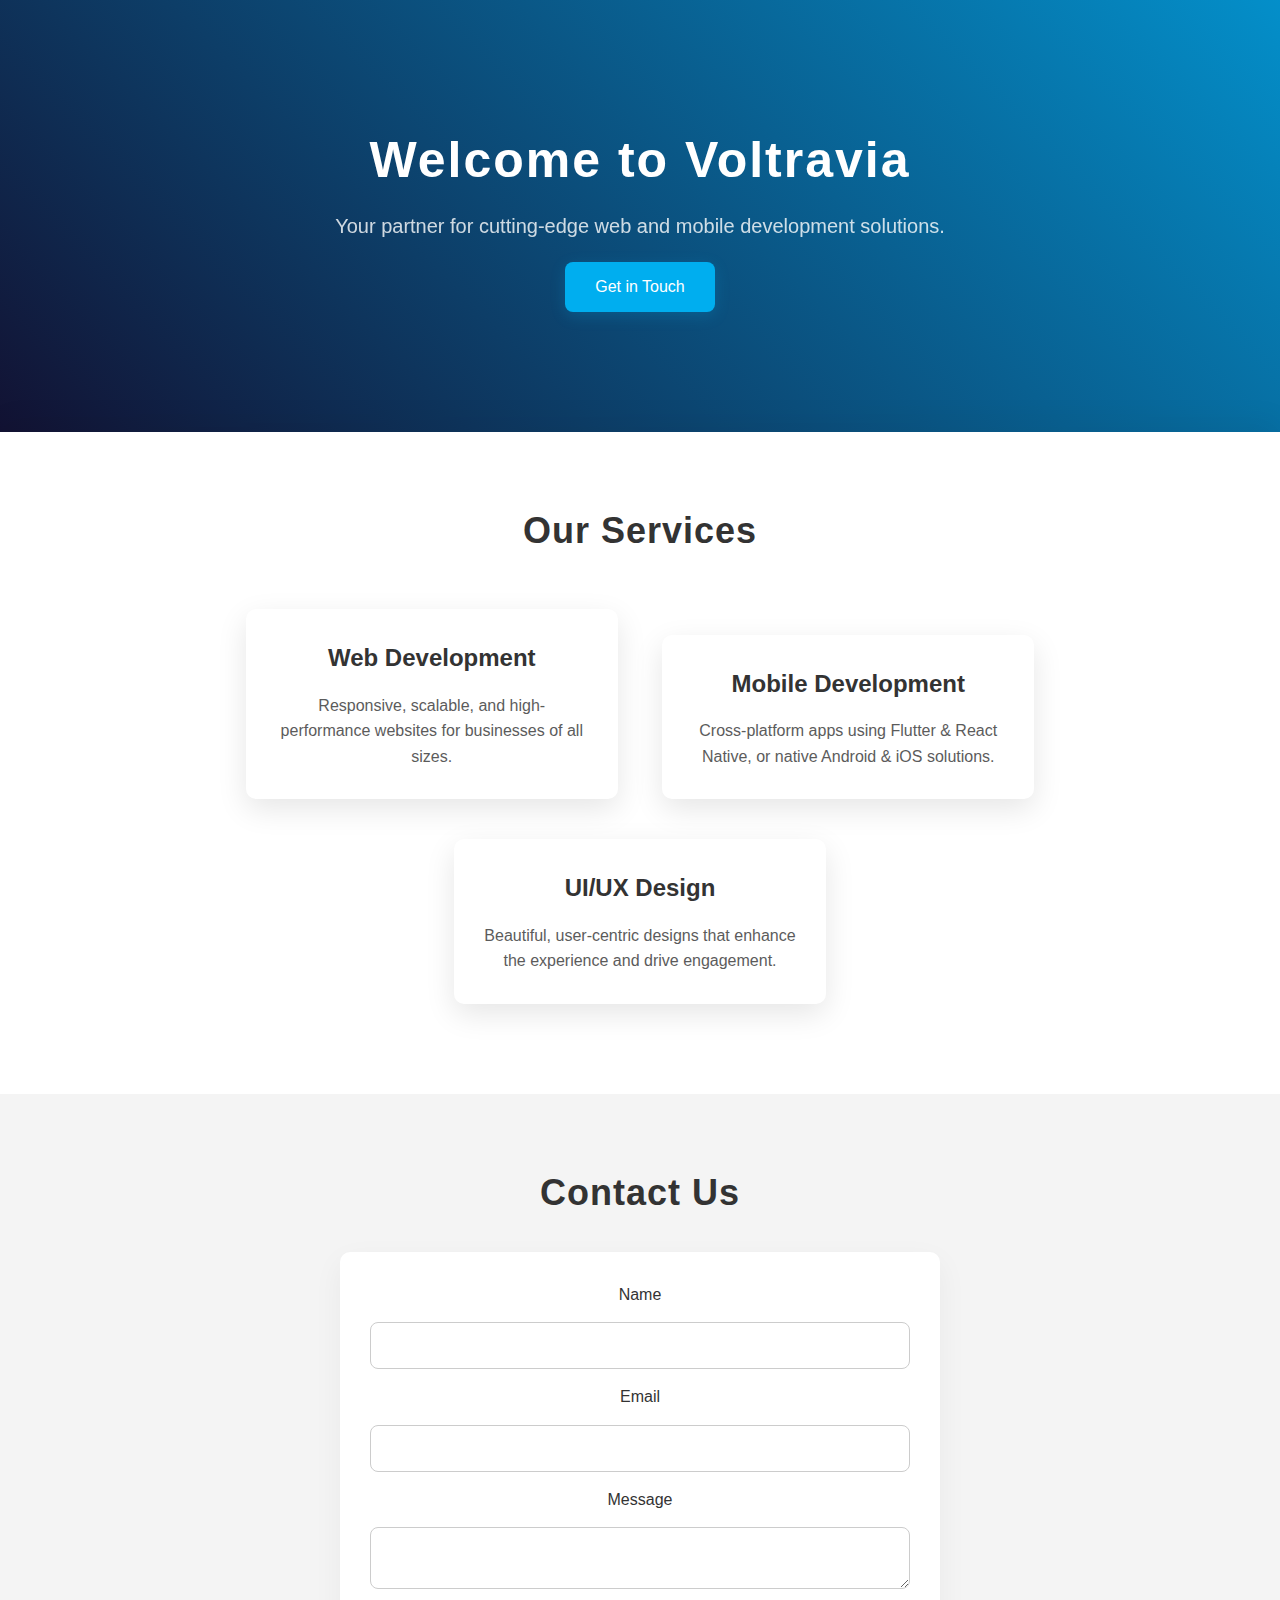
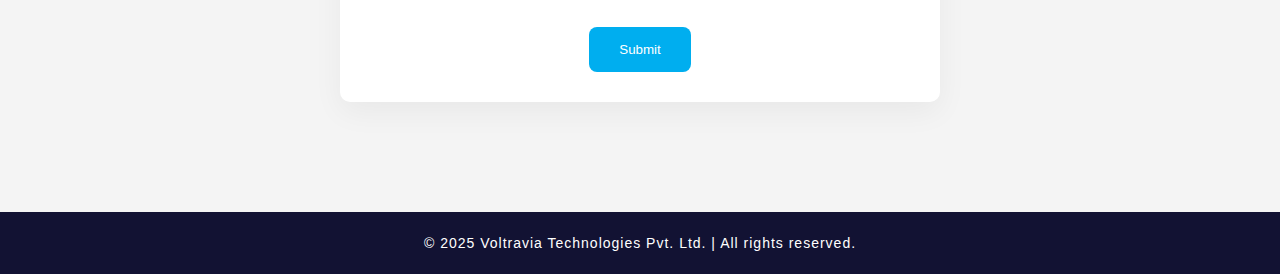
<file: index.html>
<!DOCTYPE html>
<html lang="en">
<head>
  <meta charset="UTF-8">
  <meta name="viewport" content="width=device-width, initial-scale=1.0">
  <meta http-equiv="X-UA-Compatible" content="ie=edge">
  <title>Voltravia | Web & Mobile Development</title>
  <link rel="stylesheet" href="styles.css">
</head>
<body>

  <!-- Hero Section -->
  <header class="hero">
    <div class="hero-content">
      <h1>Welcome to Voltravia</h1>
      <p>Your partner for cutting-edge web and mobile development solutions.</p>
      <a href="#contact" class="cta-button">Get in Touch</a>
    </div>
  </header>

  <!-- Services Section -->
  <section class="services">
    <h2>Our Services</h2>
    <div class="service-item">
      <h3>Web Development</h3>
      <p>Responsive, scalable, and high-performance websites for businesses of all sizes.</p>
    </div>
    <div class="service-item">
      <h3>Mobile Development</h3>
      <p>Cross-platform apps using Flutter & React Native, or native Android & iOS solutions.</p>
    </div>
    <div class="service-item">
      <h3>UI/UX Design</h3>
      <p>Beautiful, user-centric designs that enhance the experience and drive engagement.</p>
    </div>
  </section>

  <!-- Contact Section -->
  <section id="contact" class="contact">
    <h2>Contact Us</h2>
    <form action="submit_form.php" method="POST">
      <label for="name">Name</label>
      <input type="text" id="name" name="name" required>

      <label for="email">Email</label>
      <input type="email" id="email" name="email" required>

      <label for="message">Message</label>
      <textarea id="message" name="message" required></textarea>

      <button type="submit">Submit</button>
    </form>
  </section>

  <!-- Footer -->
  <footer>
    <p>&copy; 2025 Voltravia Technologies Pvt. Ltd. | All rights reserved.</p>
  </footer>

  <script src="script.js"></script>
</body>
</html>
</file>
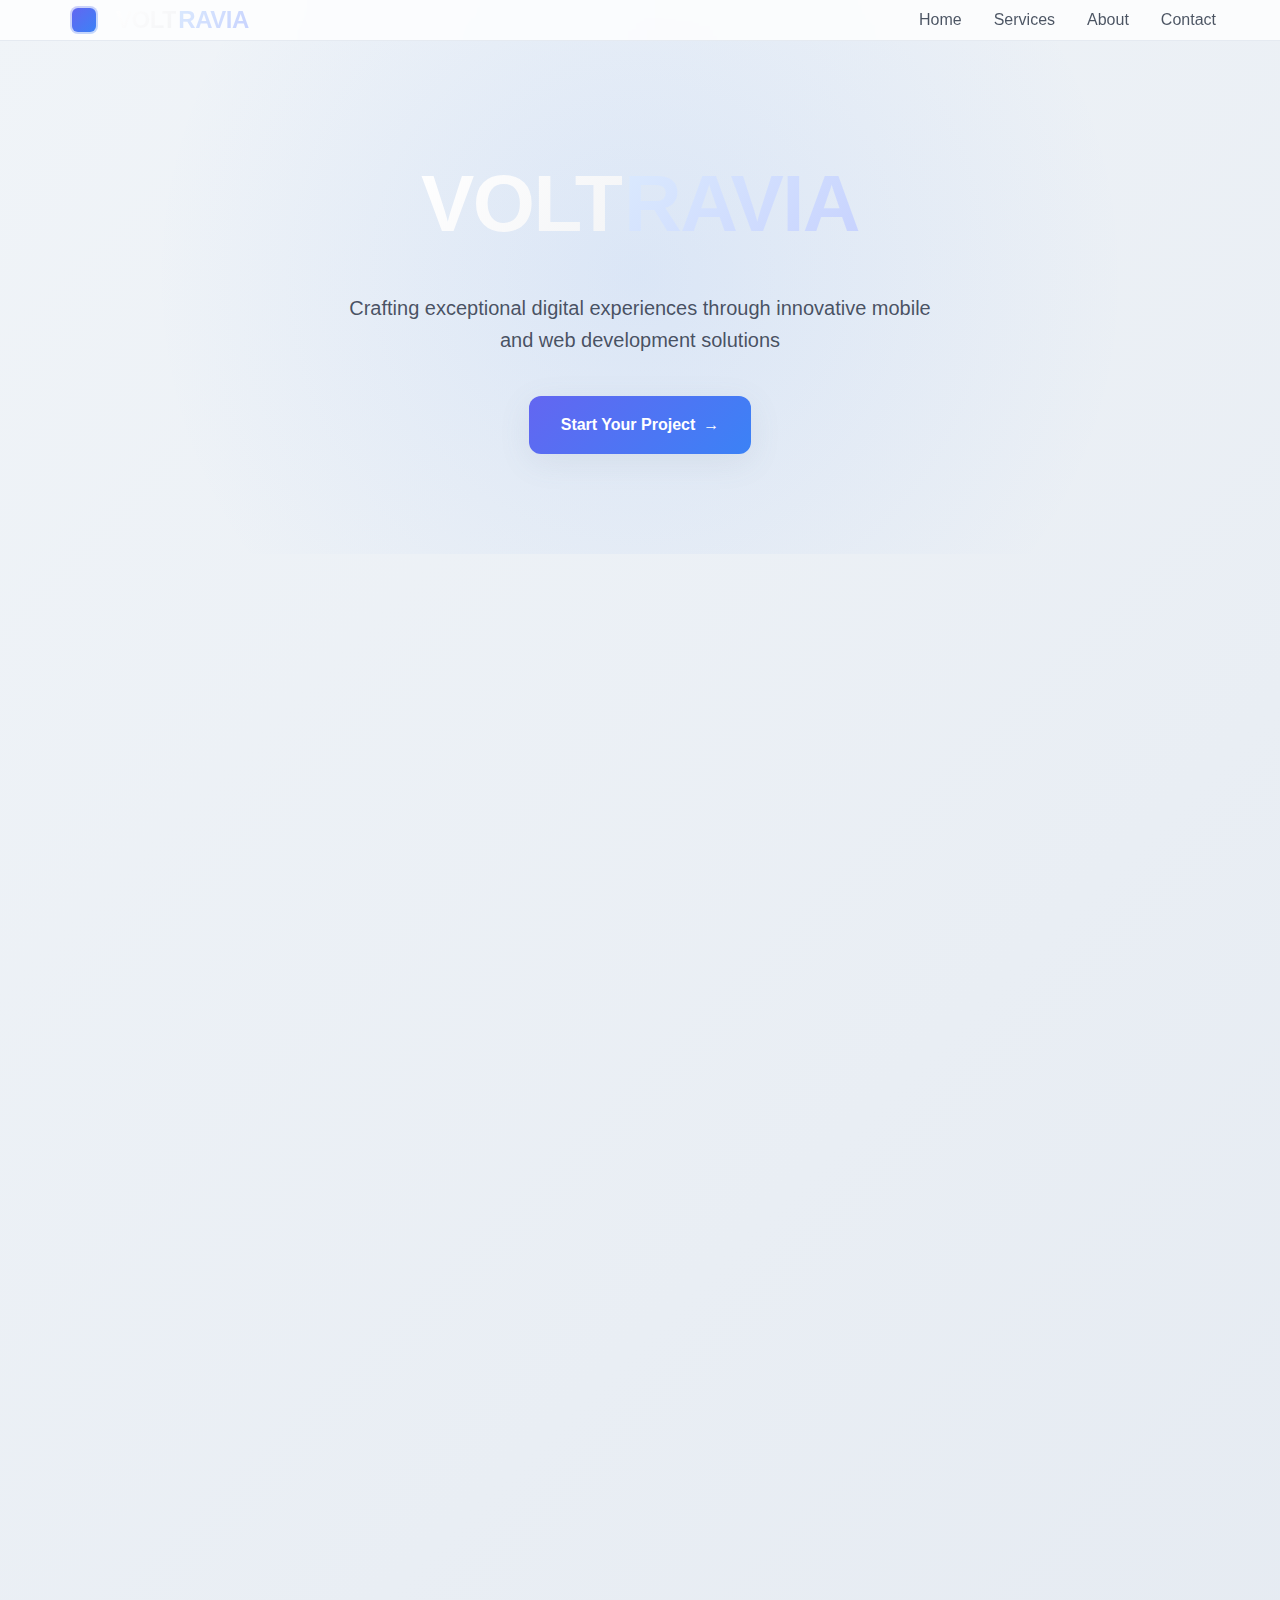
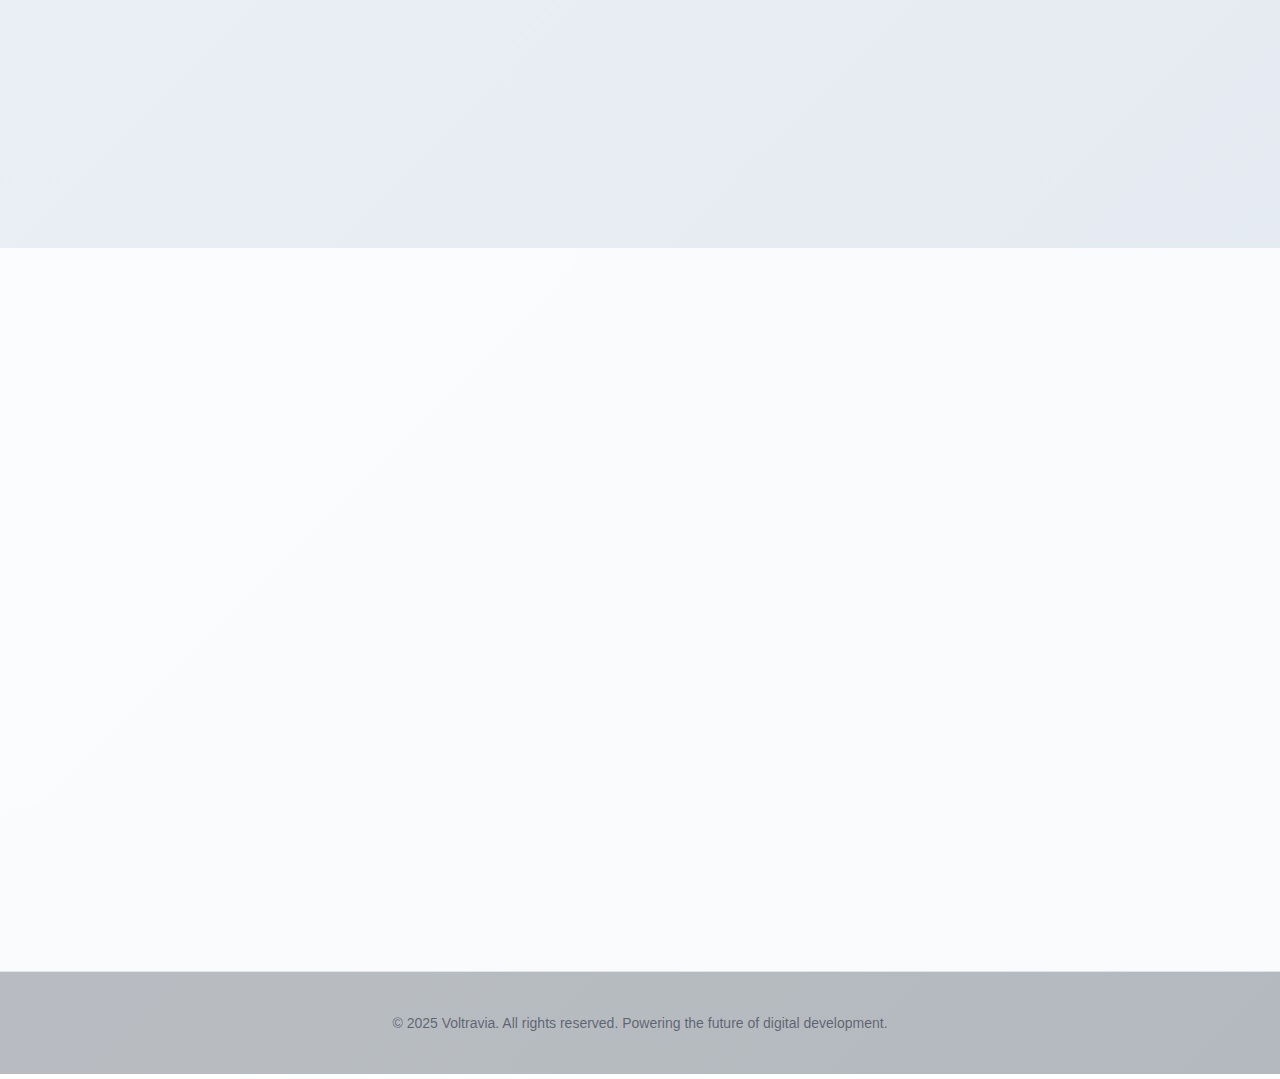
<file: voltravia_lighter_theme.html>
<!DOCTYPE html>
<html lang="en">
<head>
    <meta charset="UTF-8">
    <meta name="viewport" content="width=device-width, initial-scale=1.0">
    <title>Voltravia - Mobile & Web Development</title>
    <style>
        * {
            margin: 0;
            padding: 0;
            box-sizing: border-box;
        }

        

:root {
    --primary-gradient: linear-gradient(135deg, #f0f4f8 0%, #e2e8f0 100%);
    --accent-gradient: linear-gradient(135deg, #6366f1 0%, #3b82f6 100%);
    --text-primary: #1e293b;
    --text-secondary: rgba(30, 41, 59, 0.8);
    --text-muted: rgba(30, 41, 59, 0.6);
    --glass-bg: rgba(255, 255, 255, 0.8);
    --glass-border: rgba(226, 232, 240, 0.9);
    --shadow-soft: 0 8px 32px rgba(100, 116, 139, 0.1);
    --shadow-medium: 0 12px 48px rgba(100, 116, 139, 0.15);
}



        body {
            font-family: 'Inter', -apple-system, BlinkMacSystemFont, 'Segoe UI', sans-serif;
            line-height: 1.6;
            color: var(--text-primary);
            background: var(--primary-gradient);
            min-height: 100vh;
            overflow-x: hidden;
        }

        .container {
            max-width: 1200px;
            margin: 0 auto;
            padding: 0 24px;
        }

        /* Refined Header */
        header {
            position: fixed;
            top: 0;
            width: 100%;
            z-index: 1000;
            background: var(--glass-bg);
            backdrop-filter: blur(20px);
            border-bottom: 1px solid var(--glass-border);
            transition: all 0.4s cubic-bezier(0.4, 0, 0.2, 1);
        }

        nav {
            display: flex;
            justify-content: space-between;
            align-items: center;
            padding: 16px 0;
        }

        .logo {
            display: flex;
            align-items: center;
            gap: 12px;
            text-decoration: none;
            transition: transform 0.3s ease;
        }

        .logo:hover {
            transform: translateY(-1px);
        }

        .logo-symbol {
            width: 40px;
            height: 40px;
            position: relative;
            display: flex;
            align-items: center;
            justify-content: center;
        }

        .symbol-core {
            width: 24px;
            height: 24px;
            background: var(--accent-gradient);
            border-radius: 6px;
            position: relative;
            animation: gentlePulse 4s ease-in-out infinite;
        }

        .symbol-core::before {
            content: '';
            position: absolute;
            top: -2px;
            left: -2px;
            right: -2px;
            bottom: -2px;
            background: var(--accent-gradient);
            border-radius: 8px;
            opacity: 0.3;
            animation: gentleGlow 4s ease-in-out infinite;
        }

        .logo-text {
            font-size: 24px;
            font-weight: 600;
            letter-spacing: -0.02em;
        }

        .volt-part {
            background: linear-gradient(135deg, #ffffff 0%, #f3f4f6 100%);
            -webkit-background-clip: text;
            -webkit-text-fill-color: transparent;
            background-clip: text;
        }

        .ravia-part {
            background: linear-gradient(135deg, #dbeafe 0%, #c7d2fe 100%);
            -webkit-background-clip: text;
            -webkit-text-fill-color: transparent;
            background-clip: text;
            margin-left: 2px;
        }

        .nav-links {
            display: flex;
            list-style: none;
            gap: 32px;
        }

        .nav-links a {
            color: var(--text-secondary);
            text-decoration: none;
            font-weight: 500;
            position: relative;
            transition: all 0.3s ease;
            padding: 8px 0;
        }

        .nav-links a:hover {
            color: var(--text-primary);
        }

        .nav-links a::after {
            content: '';
            position: absolute;
            bottom: 0;
            left: 0;
            width: 0;
            height: 2px;
            background: var(--accent-gradient);
            transition: width 0.3s ease;
        }

        .nav-links a:hover::after {
            width: 100%;
        }

        /* Refined Hero Section */
        .hero {
            padding: 140px 0 100px;
            text-align: center;
            position: relative;
            background: radial-gradient(circle at center, rgba(59, 130, 246, 0.1) 0%, transparent 70%);
        }

        .hero h1 {
            font-size: clamp(3rem, 8vw, 5rem);
            font-weight: 700;
            margin-bottom: 24px;
            letter-spacing: -0.02em;
            animation: fadeInUp 0.8s ease 0.2s both;
        }

        .hero-subtitle {
            font-size: 20px;
            color: var(--text-secondary);
            margin-bottom: 40px;
            max-width: 600px;
            margin-left: auto;
            margin-right: auto;
            animation: fadeInUp 0.8s ease 0.4s both;
        }

        .cta-button {
            display: inline-flex;
            align-items: center;
            gap: 8px;
            padding: 16px 32px;
            background: var(--accent-gradient);
            color: white;
            text-decoration: none;
            border-radius: 12px;
            font-weight: 600;
            font-size: 16px;
            transition: all 0.3s ease;
            box-shadow: var(--shadow-soft);
            animation: fadeInUp 0.8s ease 0.6s both;
        }

        .cta-button:hover {
            transform: translateY(-2px);
            box-shadow: var(--shadow-medium);
        }

        /* Refined Services Section */
        .services {
            padding: 100px 0;
            position: relative;
        }

        .services h2 {
            text-align: center;
            font-size: 48px;
            font-weight: 700;
            margin-bottom: 64px;
            letter-spacing: -0.02em;
        }

        .services-grid {
            display: grid;
            grid-template-columns: repeat(auto-fit, minmax(320px, 1fr));
            gap: 32px;
        }

        .service-card {
            background: var(--glass-bg);
            backdrop-filter: blur(20px);
            padding: 40px 32px;
            border-radius: 20px;
            border: 1px solid var(--glass-border);
            transition: all 0.4s cubic-bezier(0.4, 0, 0.2, 1);
            position: relative;
            overflow: hidden;
        }

        .service-card::before {
            content: '';
            position: absolute;
            top: 0;
            left: 0;
            right: 0;
            height: 1px;
            background: var(--accent-gradient);
            transform: scaleX(0);
            transition: transform 0.4s ease;
        }

        .service-card:hover {
            transform: translateY(-8px);
            box-shadow: var(--shadow-medium);
        }

        .service-card:hover::before {
            transform: scaleX(1);
        }

        .service-icon {
            width: 56px;
            height: 56px;
            background: var(--accent-gradient);
            border-radius: 12px;
            display: flex;
            align-items: center;
            justify-content: center;
            font-size: 24px;
            margin-bottom: 24px;
        }

        .service-card h3 {
            font-size: 24px;
            font-weight: 600;
            margin-bottom: 16px;
            letter-spacing: -0.01em;
        }

        .service-card p {
            color: var(--text-secondary);
            line-height: 1.7;
        }

        /* Refined About Section */
        .about {
            padding: 100px 0;
            position: relative;
        }

        .about-content {
            display: grid;
            grid-template-columns: 1fr 1fr;
            gap: 80px;
            align-items: center;
        }

        .about h2 {
            font-size: 48px;
            font-weight: 700;
            margin-bottom: 32px;
            letter-spacing: -0.02em;
        }

        .about p {
            font-size: 18px;
            color: var(--text-secondary);
            margin-bottom: 24px;
            line-height: 1.7;
        }

        .tech-grid {
            display: grid;
            grid-template-columns: repeat(2, 1fr);
            gap: 32px;
        }

        .tech-item {
            text-align: center;
            padding: 32px 24px;
            background: var(--glass-bg);
            backdrop-filter: blur(20px);
            border-radius: 16px;
            border: 1px solid var(--glass-border);
            transition: all 0.3s ease;
        }

        .tech-item:hover {
            transform: translateY(-4px);
            box-shadow: var(--shadow-soft);
        }

        .tech-icon {
            width: 48px;
            height: 48px;
            background: var(--accent-gradient);
            border-radius: 12px;
            display: flex;
            align-items: center;
            justify-content: center;
            margin: 0 auto 16px;
            font-size: 20px;
        }

        .tech-label {
            font-size: 16px;
            font-weight: 600;
            color: var(--text-primary);
        }

        /* Refined Contact Section */
        .contact {
            padding: 100px 0;
            background: var(--glass-bg);
            backdrop-filter: blur(20px);
        }

        .contact h2 {
            text-align: center;
            font-size: 48px;
            font-weight: 700;
            margin-bottom: 16px;
            letter-spacing: -0.02em;
        }

        .contact-subtitle {
            text-align: center;
            font-size: 20px;
            color: var(--text-secondary);
            margin-bottom: 48px;
        }

        .contact-form {
            max-width: 600px;
            margin: 0 auto;
            display: grid;
            gap: 24px;
        }

        .form-group {
            display: grid;
            gap: 8px;
        }

        .form-row {
            display: grid;
            grid-template-columns: 1fr 1fr;
            gap: 24px;
        }

        .contact-form input,
        .contact-form textarea {
            padding: 16px 20px;
            border: 1px solid var(--glass-border);
            border-radius: 12px;
            background: var(--glass-bg);
            backdrop-filter: blur(20px);
            color: var(--text-primary);
            font-size: 16px;
            transition: all 0.3s ease;
        }

        .contact-form input:focus,
        .contact-form textarea:focus {
            outline: none;
            border-color: #3b82f6;
            box-shadow: 0 0 0 3px rgba(59, 130, 246, 0.1);
        }

        .contact-form input::placeholder,
        .contact-form textarea::placeholder {
            color: var(--text-muted);
        }

        .submit-button {
            padding: 16px 32px;
            background: var(--accent-gradient);
            color: white;
            border: none;
            border-radius: 12px;
            font-size: 16px;
            font-weight: 600;
            cursor: pointer;
            transition: all 0.3s ease;
            box-shadow: var(--shadow-soft);
        }

        .submit-button:hover {
            transform: translateY(-2px);
            box-shadow: var(--shadow-medium);
        }

        /* Footer */
        footer {
            background: rgba(0, 0, 0, 0.2);
            padding: 40px 0;
            text-align: center;
            border-top: 1px solid var(--glass-border);
        }

        footer p {
            color: var(--text-muted);
            font-size: 14px;
        }

        /* Refined Animations */
        @keyframes fadeInUp {
            from {
                opacity: 0;
                transform: translateY(30px);
            }
            to {
                opacity: 1;
                transform: translateY(0);
            }
        }

        @keyframes gentlePulse {
            0%, 100% { 
                transform: scale(1);
            }
            50% { 
                transform: scale(1.05);
            }
        }

        @keyframes gentleGlow {
            0%, 100% { 
                opacity: 0.3;
            }
            50% { 
                opacity: 0.6;
            }
        }

        /* Responsive Design */
        @media (max-width: 768px) {
            .nav-links {
                display: none;
            }

            .about-content {
                grid-template-columns: 1fr;
                gap: 48px;
            }

            .tech-grid {
                grid-template-columns: 1fr;
                gap: 24px;
            }

            .form-row {
                grid-template-columns: 1fr;
                gap: 24px;
            }

            .services-grid {
                grid-template-columns: 1fr;
            }

            .container {
                padding: 0 20px;
            }

            .hero {
                padding: 120px 0 80px;
            }

            .services,
            .about,
            .contact {
                padding: 80px 0;
            }

            .services h2,
            .about h2,
            .contact h2 {
                font-size: 36px;
            }
        }

        /* Scroll animations */
        .fade-in {
            opacity: 0;
            transform: translateY(30px);
            transition: all 0.6s cubic-bezier(0.4, 0, 0.2, 1);
        }

        .fade-in.visible {
            opacity: 1;
            transform: translateY(0);
        }
    </style>
</head>
<body>
    <header>
        <nav class="container">
            <a href="#" class="logo">
                <div class="logo-symbol">
                    <div class="symbol-core"></div>
                </div>
                <div class="logo-text">
                    <span class="volt-part">VOLT</span><span class="ravia-part">RAVIA</span>
                </div>
            </a>
            <ul class="nav-links">
                <li><a href="#home">Home</a></li>
                <li><a href="#services">Services</a></li>
                <li><a href="#about">About</a></li>
                <li><a href="#contact">Contact</a></li>
            </ul>
        </nav>
    </header>

    <main>
        <section id="home" class="hero">
            <div class="container">
                <h1>
                    <span class="volt-part">VOLT</span><span class="ravia-part">RAVIA</span>
                </h1>
                <p class="hero-subtitle">
                    Crafting exceptional digital experiences through innovative mobile and web development solutions
                </p>
                <a href="#contact" class="cta-button">
                    Start Your Project
                    <span>→</span>
                </a>
            </div>
        </section>

        <section id="services" class="services">
            <div class="container">
                <h2 class="fade-in">Our Services</h2>
                <div class="services-grid">
                    <div class="service-card fade-in">
                        <div class="service-icon">📱</div>
                        <h3>Mobile Development</h3>
                        <p>Native and cross-platform mobile applications built with cutting-edge technologies. We create seamless experiences that engage users across iOS and Android platforms.</p>
                    </div>
                    <div class="service-card fade-in">
                        <div class="service-icon">🌐</div>
                        <h3>Web Development</h3>
                        <p>Modern, responsive web applications that perform flawlessly across all devices. Using the latest frameworks to build scalable and maintainable solutions.</p>
                    </div>
                    <div class="service-card fade-in">
                        <div class="service-icon">⚡</div>
                        <h3>Performance Optimization</h3>
                        <p>Lightning-fast applications optimized for speed and efficiency. We ensure your digital products deliver exceptional performance and user experience.</p>
                    </div>
                </div>
            </div>
        </section>

        <section id="about" class="about">
            <div class="container">
                <div class="about-content">
                    <div>
                        <h2 class="fade-in">About Voltravia</h2>
                        <p class="fade-in">We are a forward-thinking development company specializing in mobile and web solutions that power the future. Our team combines technical expertise with creative vision to deliver digital experiences that transform ideas into reality.</p>
                        <p class="fade-in">At Voltravia, we believe in the convergence of power and vision - where cutting-edge technology meets innovative design. Every solution we create is engineered to push the boundaries of what's possible in the digital realm.</p>
                    </div>
                    <div class="tech-grid">
                        <div class="tech-item fade-in">
                            <div class="tech-icon">📱</div>
                            <div class="tech-label">Mobile</div>
                        </div>
                        <div class="tech-item fade-in">
                            <div class="tech-icon">🌐</div>
                            <div class="tech-label">Web</div>
                        </div>
                        <div class="tech-item fade-in">
                            <div class="tech-icon">☁️</div>
                            <div class="tech-label">Cloud</div>
                        </div>
                        <div class="tech-item fade-in">
                            <div class="tech-icon">🤖</div>
                            <div class="tech-label">AI/ML</div>
                        </div>
                    </div>
                </div>
            </div>
        </section>

        <section id="contact" class="contact">
            <div class="container">
                <h2 class="fade-in">Let's Build Something Amazing</h2>
                <p class="contact-subtitle fade-in">Ready to bring your vision to life? Get in touch with us today.</p>
                <form class="contact-form fade-in">
                    <div class="form-row">
                        <div class="form-group">
                            <input type="text" placeholder="Your Name" required>
                        </div>
                        <div class="form-group">
                            <input type="email" placeholder="Your Email" required>
                        </div>
                    </div>
                    <div class="form-group">
                        <input type="text" placeholder="Project Type">
                    </div>
                    <div class="form-group">
                        <textarea rows="5" placeholder="Tell us about your project" required></textarea>
                    </div>
                    <button type="submit" class="submit-button">Send Message</button>
                </form>
            </div>
        </section>
    </main>

    <footer>
        <div class="container">
            <p>&copy; 2025 Voltravia. All rights reserved. Powering the future of digital development.</p>
        </div>
    </footer>

    <script>
        const express = require('express');
const mongoose = require('mongoose');
const cors = require('cors');

const app = express();
const PORT = 5000;

app.use(cors());
app.use(express.json());

// Connect to MongoDB
mongoose.connect('YOUR_CONNECTION_STRING_HERE', {
  useNewUrlParser: true,
  useUnifiedTopology: true,
})
.then(() => console.log('MongoDB Connected'))
.catch(err => console.log(err));

// Example schema
const ItemSchema = new mongoose.Schema({
  name: String,
});

const Item = mongoose.model('Item', ItemSchema);

// Routes
app.get('/items', async (req, res) => {
  const items = await Item.find();
  res.json(items);
});

app.post('/items', async (req, res) => {
  const newItem = new Item({ name: req.body.name });
  await newItem.save();
  res.json(newItem);
});
<!-- Example fetch request -->
  fetch('http://localhost:5000/items')
    .then(res => res.json())
    .then(data => console.log(data));

  // To add data
  fetch('http://localhost:5000/items', {
    method: 'POST',
    headers: { 'Content-Type': 'application/json' },
    body: JSON.stringify({ name: 'Test Item' }),
  })
    .then(res => res.json())
    .then(data => console.log(data));

app.listen(PORT, () => console.log(`Server running on port ${PORT}`));

        // Smooth scrolling for navigation links
        document.querySelectorAll('a[href^="#"]').forEach(anchor => {
            anchor.addEventListener('click', function (e) {
                e.preventDefault();
                const target = document.querySelector(this.getAttribute('href'));
                if (target) {
                    target.scrollIntoView({
                        behavior: 'smooth',
                        block: 'start'
                    });
                }
            });
        });

        // Header background change on scroll
        let ticking = false;
        
        function updateHeader() {
            const header = document.querySelector('header');
            const scrolled = window.pageYOffset;
            
            if (scrolled > 50) {
                header.style.background = 'rgba(255, 255, 255, 0.12)';
                header.style.borderBottomColor = 'rgba(255, 255, 255, 0.18)';
            } else {
                header.style.background = 'rgba(255, 255, 255, 0.08)';
                header.style.borderBottomColor = 'rgba(255, 255, 255, 0.12)';
            }
            
            ticking = false;
        }

        window.addEventListener('scroll', () => {
            if (!ticking) {
                requestAnimationFrame(updateHeader);
                ticking = true;
            }
        });

        // Form submission
        document.querySelector('.contact-form').addEventListener('submit', function(e) {
            e.preventDefault();
            
            // Add loading state
            const button = this.querySelector('.submit-button');
            const originalText = button.textContent;
            button.textContent = 'Sending...';
            button.disabled = true;
            
            // Simulate form submission
            setTimeout(() => {
                alert('Thank you for your message! We\'ll get back to you soon.');
                this.reset();
                button.textContent = originalText;
                button.disabled = false;
            }, 1000);
        });

        // Intersection Observer for fade-in animations
        const observerOptions = {
            threshold: 0.1,
            rootMargin: '0px 0px -50px 0px'
        };

        const observer = new IntersectionObserver((entries) => {
            entries.forEach((entry, index) => {
                if (entry.isIntersecting) {
                    setTimeout(() => {
                        entry.target.classList.add('visible');
                    }, index * 100);
                }
            });
        }, observerOptions);

        // Observe all fade-in elements
        document.querySelectorAll('.fade-in').forEach(el => {
            observer.observe(el);
        });

        // Parallax effect for hero section (subtle)
        window.addEventListener('scroll', () => {
            const scrolled = window.pageYOffset;
            const hero = document.querySelector('.hero');
            const rate = scrolled * -0.5;
            
            if (hero) {
                hero.style.transform = `translateY(${rate}px)`;
            }
        });
    </script>
</body>
</html>
</file>
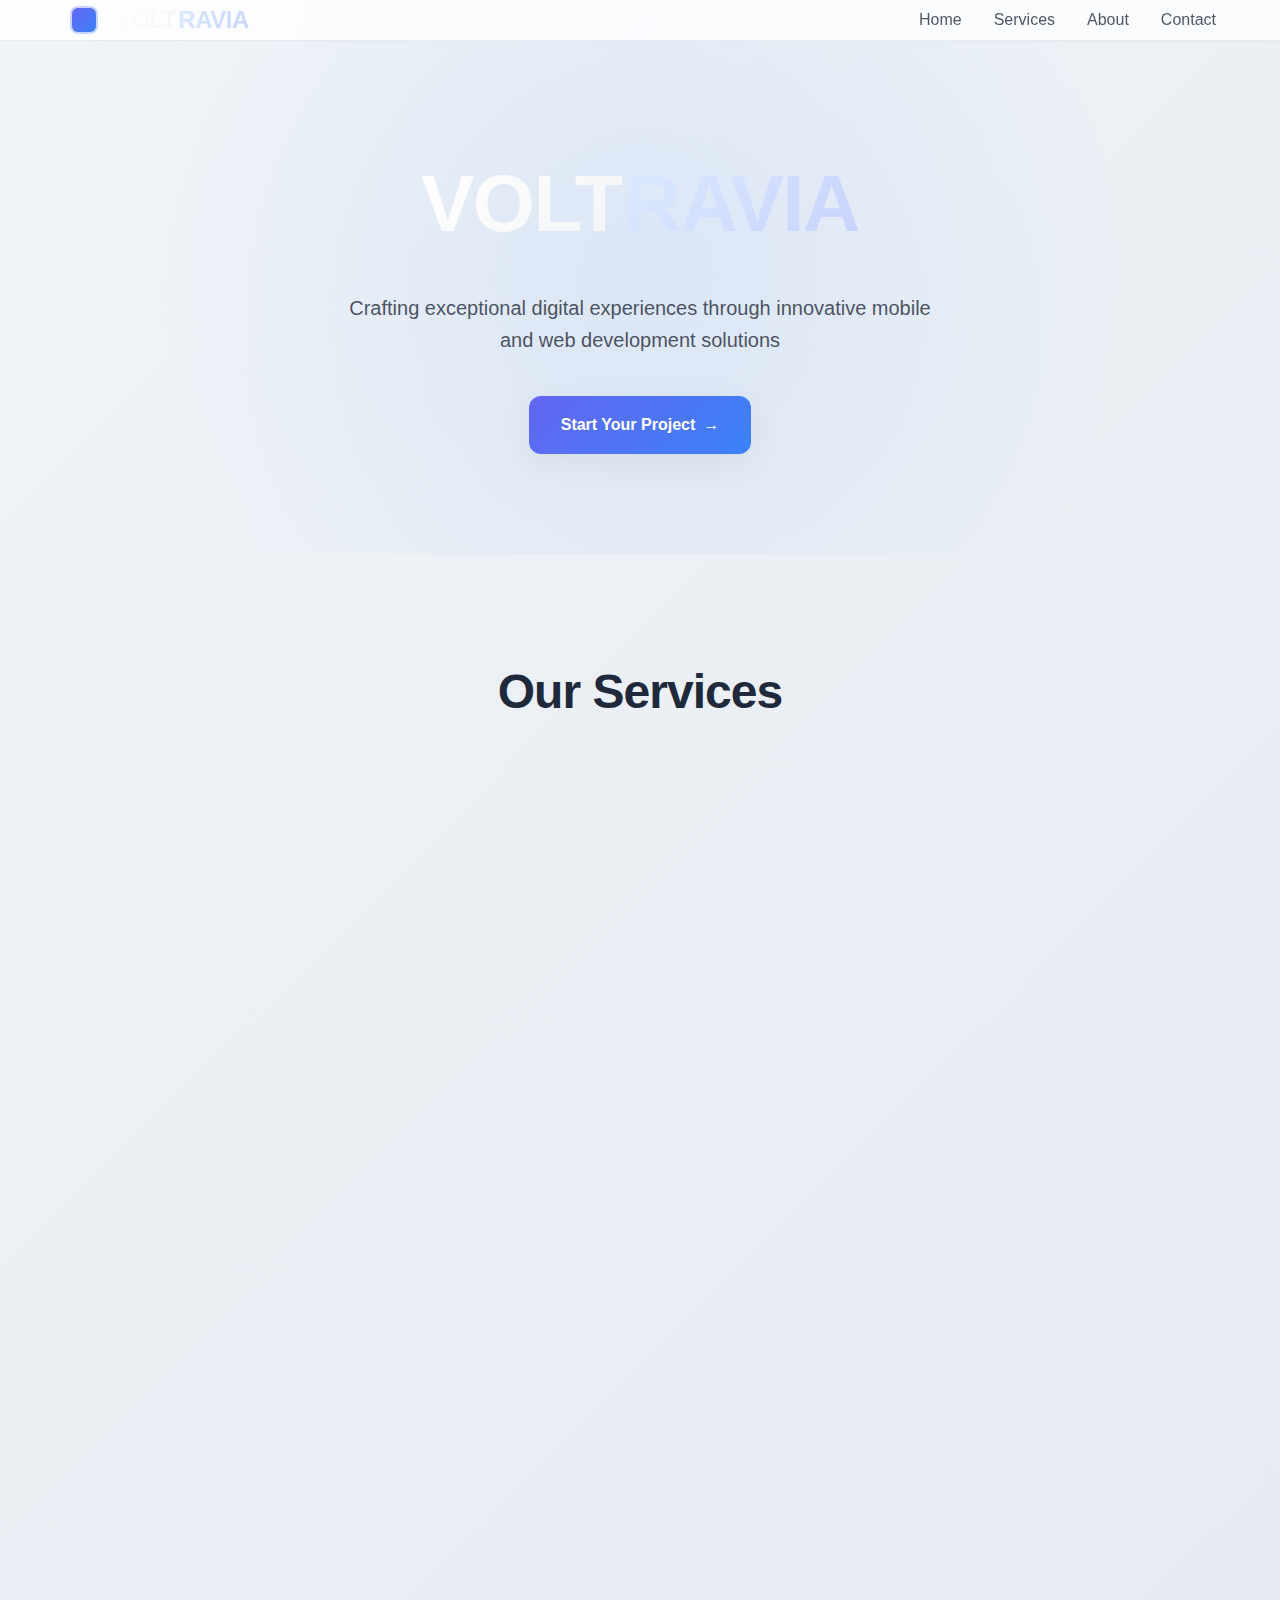
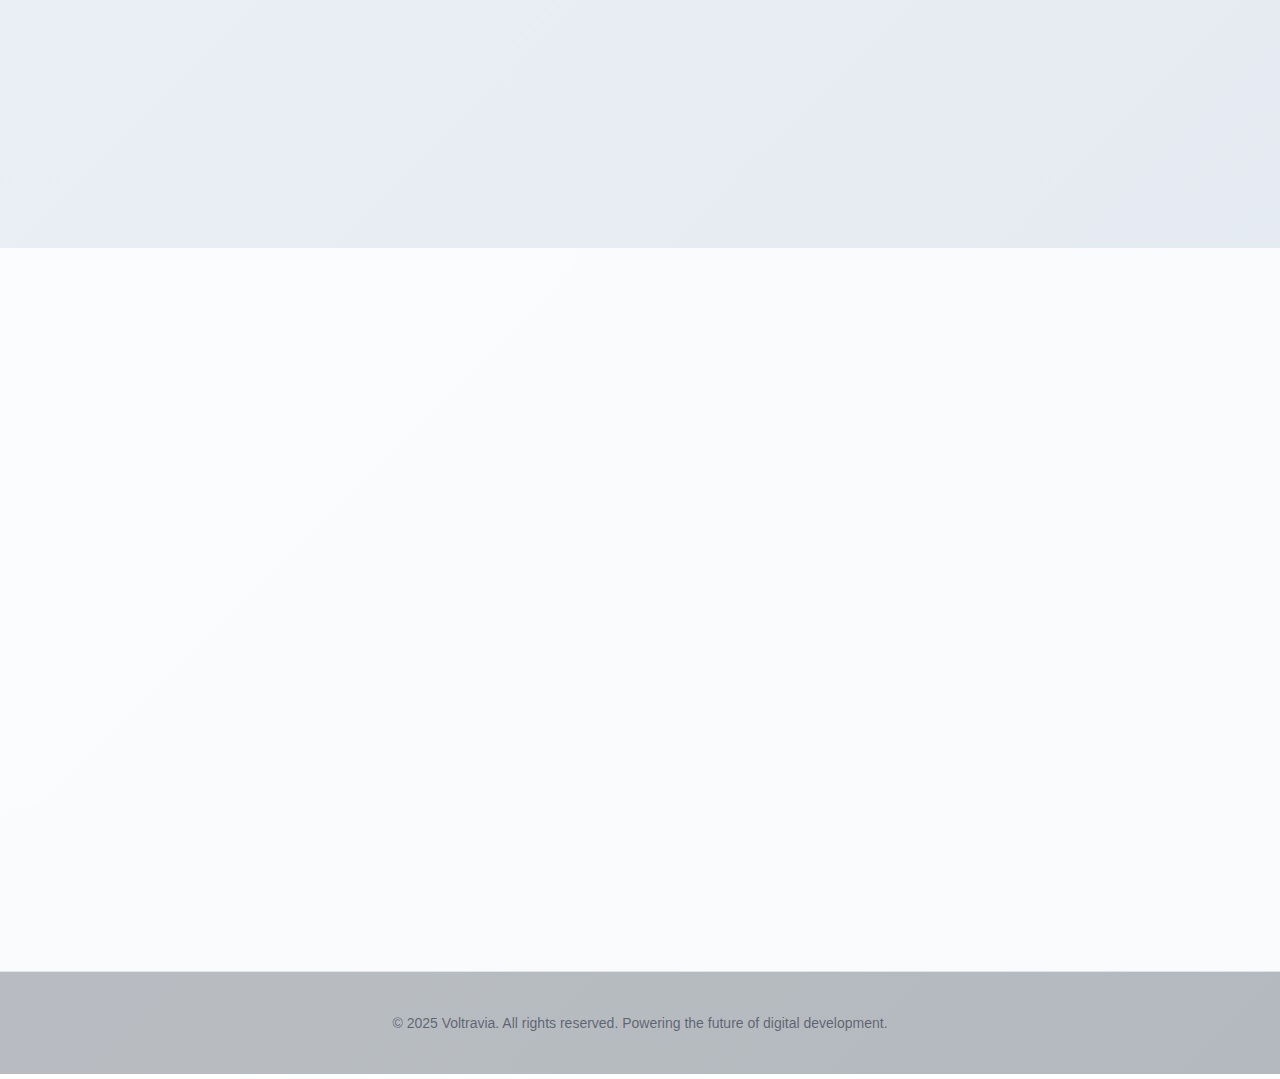
<file: voltravia_lighter_theme_no_modifications.html>
<!DOCTYPE html>
<html lang="en">
<head>
    <meta charset="UTF-8">
    <meta name="viewport" content="width=device-width, initial-scale=1.0">
    <title>Voltravia - Mobile & Web Development</title>
    <style>
        * {
            margin: 0;
            padding: 0;
            box-sizing: border-box;
        }

        

:root {
    --primary-gradient: linear-gradient(135deg, #f0f4f8 0%, #e2e8f0 100%);
    --accent-gradient: linear-gradient(135deg, #6366f1 0%, #3b82f6 100%);
    --text-primary: #1e293b;
    --text-secondary: rgba(30, 41, 59, 0.8);
    --text-muted: rgba(30, 41, 59, 0.6);
    --glass-bg: rgba(255, 255, 255, 0.8);
    --glass-border: rgba(226, 232, 240, 0.9);
    --shadow-soft: 0 8px 32px rgba(100, 116, 139, 0.1);
    --shadow-medium: 0 12px 48px rgba(100, 116, 139, 0.15);
}



        body {
            font-family: 'Inter', -apple-system, BlinkMacSystemFont, 'Segoe UI', sans-serif;
            line-height: 1.6;
            color: var(--text-primary);
            background: var(--primary-gradient);
            min-height: 100vh;
            overflow-x: hidden;
        }

        .container {
            max-width: 1200px;
            margin: 0 auto;
            padding: 0 24px;
        }

        /* Refined Header */
        header {
            position: fixed;
            top: 0;
            width: 100%;
            z-index: 1000;
            background: var(--glass-bg);
            backdrop-filter: blur(20px);
            border-bottom: 1px solid var(--glass-border);
            transition: all 0.4s cubic-bezier(0.4, 0, 0.2, 1);
        }

        nav {
            display: flex;
            justify-content: space-between;
            align-items: center;
            padding: 16px 0;
        }

        .logo {
            display: flex;
            align-items: center;
            gap: 12px;
            text-decoration: none;
            transition: transform 0.3s ease;
        }

        .logo:hover {
            transform: translateY(-1px);
        }

        .logo-symbol {
            width: 40px;
            height: 40px;
            position: relative;
            display: flex;
            align-items: center;
            justify-content: center;
        }

        .symbol-core {
            width: 24px;
            height: 24px;
            background: var(--accent-gradient);
            border-radius: 6px;
            position: relative;
            animation: gentlePulse 4s ease-in-out infinite;
        }

        .symbol-core::before {
            content: '';
            position: absolute;
            top: -2px;
            left: -2px;
            right: -2px;
            bottom: -2px;
            background: var(--accent-gradient);
            border-radius: 8px;
            opacity: 0.3;
            animation: gentleGlow 4s ease-in-out infinite;
        }

        .logo-text {
            font-size: 24px;
            font-weight: 600;
            letter-spacing: -0.02em;
        }

        .volt-part {
            background: linear-gradient(135deg, #ffffff 0%, #f3f4f6 100%);
            -webkit-background-clip: text;
            -webkit-text-fill-color: transparent;
            background-clip: text;
        }

        .ravia-part {
            background: linear-gradient(135deg, #dbeafe 0%, #c7d2fe 100%);
            -webkit-background-clip: text;
            -webkit-text-fill-color: transparent;
            background-clip: text;
            margin-left: 2px;
        }

        .nav-links {
            display: flex;
            list-style: none;
            gap: 32px;
        }

        .nav-links a {
            color: var(--text-secondary);
            text-decoration: none;
            font-weight: 500;
            position: relative;
            transition: all 0.3s ease;
            padding: 8px 0;
        }

        .nav-links a:hover {
            color: var(--text-primary);
        }

        .nav-links a::after {
            content: '';
            position: absolute;
            bottom: 0;
            left: 0;
            width: 0;
            height: 2px;
            background: var(--accent-gradient);
            transition: width 0.3s ease;
        }

        .nav-links a:hover::after {
            width: 100%;
        }

        /* Refined Hero Section */
        .hero {
            padding: 140px 0 100px;
            text-align: center;
            position: relative;
            background: radial-gradient(circle at center, rgba(59, 130, 246, 0.1) 0%, transparent 70%);
        }

        .hero h1 {
            font-size: clamp(3rem, 8vw, 5rem);
            font-weight: 700;
            margin-bottom: 24px;
            letter-spacing: -0.02em;
            animation: fadeInUp 0.8s ease 0.2s both;
        }

        .hero-subtitle {
            font-size: 20px;
            color: var(--text-secondary);
            margin-bottom: 40px;
            max-width: 600px;
            margin-left: auto;
            margin-right: auto;
            animation: fadeInUp 0.8s ease 0.4s both;
        }

        .cta-button {
            display: inline-flex;
            align-items: center;
            gap: 8px;
            padding: 16px 32px;
            background: var(--accent-gradient);
            color: white;
            text-decoration: none;
            border-radius: 12px;
            font-weight: 600;
            font-size: 16px;
            transition: all 0.3s ease;
            box-shadow: var(--shadow-soft);
            animation: fadeInUp 0.8s ease 0.6s both;
        }

        .cta-button:hover {
            transform: translateY(-2px);
            box-shadow: var(--shadow-medium);
        }

        /* Refined Services Section */
        .services {
            padding: 100px 0;
            position: relative;
        }

        .services h2 {
            text-align: center;
            font-size: 48px;
            font-weight: 700;
            margin-bottom: 64px;
            letter-spacing: -0.02em;
        }

        .services-grid {
            display: grid;
            grid-template-columns: repeat(auto-fit, minmax(320px, 1fr));
            gap: 32px;
        }

        .service-card {
            background: var(--glass-bg);
            backdrop-filter: blur(20px);
            padding: 40px 32px;
            border-radius: 20px;
            border: 1px solid var(--glass-border);
            transition: all 0.4s cubic-bezier(0.4, 0, 0.2, 1);
            position: relative;
            overflow: hidden;
        }

        .service-card::before {
            content: '';
            position: absolute;
            top: 0;
            left: 0;
            right: 0;
            height: 1px;
            background: var(--accent-gradient);
            transform: scaleX(0);
            transition: transform 0.4s ease;
        }

        .service-card:hover {
            transform: translateY(-8px);
            box-shadow: var(--shadow-medium);
        }

        .service-card:hover::before {
            transform: scaleX(1);
        }

        .service-icon {
            width: 56px;
            height: 56px;
            background: var(--accent-gradient);
            border-radius: 12px;
            display: flex;
            align-items: center;
            justify-content: center;
            font-size: 24px;
            margin-bottom: 24px;
        }

        .service-card h3 {
            font-size: 24px;
            font-weight: 600;
            margin-bottom: 16px;
            letter-spacing: -0.01em;
        }

        .service-card p {
            color: var(--text-secondary);
            line-height: 1.7;
        }

        /* Refined About Section */
        .about {
            padding: 100px 0;
            position: relative;
        }

        .about-content {
            display: grid;
            grid-template-columns: 1fr 1fr;
            gap: 80px;
            align-items: center;
        }

        .about h2 {
            font-size: 48px;
            font-weight: 700;
            margin-bottom: 32px;
            letter-spacing: -0.02em;
        }

        .about p {
            font-size: 18px;
            color: var(--text-secondary);
            margin-bottom: 24px;
            line-height: 1.7;
        }

        .tech-grid {
            display: grid;
            grid-template-columns: repeat(2, 1fr);
            gap: 32px;
        }

        .tech-item {
            text-align: center;
            padding: 32px 24px;
            background: var(--glass-bg);
            backdrop-filter: blur(20px);
            border-radius: 16px;
            border: 1px solid var(--glass-border);
            transition: all 0.3s ease;
        }

        .tech-item:hover {
            transform: translateY(-4px);
            box-shadow: var(--shadow-soft);
        }

        .tech-icon {
            width: 48px;
            height: 48px;
            background: var(--accent-gradient);
            border-radius: 12px;
            display: flex;
            align-items: center;
            justify-content: center;
            margin: 0 auto 16px;
            font-size: 20px;
        }

        .tech-label {
            font-size: 16px;
            font-weight: 600;
            color: var(--text-primary);
        }

        /* Refined Contact Section */
        .contact {
            padding: 100px 0;
            background: var(--glass-bg);
            backdrop-filter: blur(20px);
        }

        .contact h2 {
            text-align: center;
            font-size: 48px;
            font-weight: 700;
            margin-bottom: 16px;
            letter-spacing: -0.02em;
        }

        .contact-subtitle {
            text-align: center;
            font-size: 20px;
            color: var(--text-secondary);
            margin-bottom: 48px;
        }

        .contact-form {
            max-width: 600px;
            margin: 0 auto;
            display: grid;
            gap: 24px;
        }

        .form-group {
            display: grid;
            gap: 8px;
        }

        .form-row {
            display: grid;
            grid-template-columns: 1fr 1fr;
            gap: 24px;
        }

        .contact-form input,
        .contact-form textarea {
            padding: 16px 20px;
            border: 1px solid var(--glass-border);
            border-radius: 12px;
            background: var(--glass-bg);
            backdrop-filter: blur(20px);
            color: var(--text-primary);
            font-size: 16px;
            transition: all 0.3s ease;
        }

        .contact-form input:focus,
        .contact-form textarea:focus {
            outline: none;
            border-color: #3b82f6;
            box-shadow: 0 0 0 3px rgba(59, 130, 246, 0.1);
        }

        .contact-form input::placeholder,
        .contact-form textarea::placeholder {
            color: var(--text-muted);
        }

        .submit-button {
            padding: 16px 32px;
            background: var(--accent-gradient);
            color: white;
            border: none;
            border-radius: 12px;
            font-size: 16px;
            font-weight: 600;
            cursor: pointer;
            transition: all 0.3s ease;
            box-shadow: var(--shadow-soft);
        }

        .submit-button:hover {
            transform: translateY(-2px);
            box-shadow: var(--shadow-medium);
        }

        /* Footer */
        footer {
            background: rgba(0, 0, 0, 0.2);
            padding: 40px 0;
            text-align: center;
            border-top: 1px solid var(--glass-border);
        }

        footer p {
            color: var(--text-muted);
            font-size: 14px;
        }

        /* Refined Animations */
        @keyframes fadeInUp {
            from {
                opacity: 0;
                transform: translateY(30px);
            }
            to {
                opacity: 1;
                transform: translateY(0);
            }
        }

        @keyframes gentlePulse {
            0%, 100% { 
                transform: scale(1);
            }
            50% { 
                transform: scale(1.05);
            }
        }

        @keyframes gentleGlow {
            0%, 100% { 
                opacity: 0.3;
            }
            50% { 
                opacity: 0.6;
            }
        }

        /* Responsive Design */
        @media (max-width: 768px) {
            .nav-links {
                display: none;
            }

            .about-content {
                grid-template-columns: 1fr;
                gap: 48px;
            }

            .tech-grid {
                grid-template-columns: 1fr;
                gap: 24px;
            }

            .form-row {
                grid-template-columns: 1fr;
                gap: 24px;
            }

            .services-grid {
                grid-template-columns: 1fr;
            }

            .container {
                padding: 0 20px;
            }

            .hero {
                padding: 120px 0 80px;
            }

            .services,
            .about,
            .contact {
                padding: 80px 0;
            }

            .services h2,
            .about h2,
            .contact h2 {
                font-size: 36px;
            }
        }

        /* Scroll animations */
        .fade-in {
            opacity: 0;
            transform: translateY(30px);
            transition: all 0.6s cubic-bezier(0.4, 0, 0.2, 1);
        }

        .fade-in.visible {
            opacity: 1;
            transform: translateY(0);
        }
    </style>
</head>
<body>
    <header>
        <nav class="container">
            <a href="#" class="logo">
                <div class="logo-symbol">
                    <div class="symbol-core"></div>
                </div>
                <div class="logo-text">
                    <span class="volt-part">VOLT</span><span class="ravia-part">RAVIA</span>
                </div>
            </a>
            <ul class="nav-links">
                <li><a href="#home">Home</a></li>
                <li><a href="#services">Services</a></li>
                <li><a href="#about">About</a></li>
                <li><a href="#contact">Contact</a></li>
            </ul>
        </nav>
    </header>

    <main>
        <section id="home" class="hero">
            <div class="container">
                <h1>
                    <span class="volt-part">VOLT</span><span class="ravia-part">RAVIA</span>
                </h1>
                <p class="hero-subtitle">
                    Crafting exceptional digital experiences through innovative mobile and web development solutions
                </p>
                <a href="#contact" class="cta-button">
                    Start Your Project
                    <span>→</span>
                </a>
            </div>
        </section>

        <section id="services" class="services">
            <div class="container">
                <h2 class="fade-in">Our Services</h2>
                <div class="services-grid">
                    <div class="service-card fade-in">
                        <div class="service-icon">📱</div>
                        <h3>Mobile Development</h3>
                        <p>Native and cross-platform mobile applications built with cutting-edge technologies. We create seamless experiences that engage users across iOS and Android platforms.</p>
                    </div>
                    <div class="service-card fade-in">
                        <div class="service-icon">🌐</div>
                        <h3>Web Development</h3>
                        <p>Modern, responsive web applications that perform flawlessly across all devices. Using the latest frameworks to build scalable and maintainable solutions.</p>
                    </div>
                    <div class="service-card fade-in">
                        <div class="service-icon">⚡</div>
                        <h3>Performance Optimization</h3>
                        <p>Lightning-fast applications optimized for speed and efficiency. We ensure your digital products deliver exceptional performance and user experience.</p>
                    </div>
                </div>
            </div>
        </section>

        <section id="about" class="about">
            <div class="container">
                <div class="about-content">
                    <div>
                        <h2 class="fade-in">About Voltravia</h2>
                        <p class="fade-in">We are a forward-thinking development company specializing in mobile and web solutions that power the future. Our team combines technical expertise with creative vision to deliver digital experiences that transform ideas into reality.</p>
                        <p class="fade-in">At Voltravia, we believe in the convergence of power and vision - where cutting-edge technology meets innovative design. Every solution we create is engineered to push the boundaries of what's possible in the digital realm.</p>
                    </div>
                    <div class="tech-grid">
                        <div class="tech-item fade-in">
                            <div class="tech-icon">📱</div>
                            <div class="tech-label">Mobile</div>
                        </div>
                        <div class="tech-item fade-in">
                            <div class="tech-icon">🌐</div>
                            <div class="tech-label">Web</div>
                        </div>
                        <div class="tech-item fade-in">
                            <div class="tech-icon">☁️</div>
                            <div class="tech-label">Cloud</div>
                        </div>
                        <div class="tech-item fade-in">
                            <div class="tech-icon">🤖</div>
                            <div class="tech-label">AI/ML</div>
                        </div>
                    </div>
                </div>
            </div>
        </section>

        <section id="contact" class="contact">
            <div class="container">
                <h2 class="fade-in">Let's Build Something Amazing</h2>
                <p class="contact-subtitle fade-in">Ready to bring your vision to life? Get in touch with us today.</p>
                <form class="contact-form fade-in">
                    <div class="form-row">
                        <div class="form-group">
                            <input type="text" placeholder="Your Name" required>
                        </div>
                        <div class="form-group">
                            <input type="email" placeholder="Your Email" required>
                        </div>
                    </div>
                    <div class="form-group">
                        <input type="text" placeholder="Project Type">
                    </div>
                    <div class="form-group">
                        <textarea rows="5" placeholder="Tell us about your project" required></textarea>
                    </div>
                    <button type="submit" class="submit-button">Send Message</button>
                </form>
            </div>
        </section>
    </main>

    <footer>
        <div class="container">
            <p>&copy; 2025 Voltravia. All rights reserved. Powering the future of digital development.</p>
        </div>
    </footer>

    <script>
        // Smooth scrolling for navigation links
        document.querySelectorAll('a[href^="#"]').forEach(anchor => {
            anchor.addEventListener('click', function (e) {
                e.preventDefault();
                const target = document.querySelector(this.getAttribute('href'));
                if (target) {
                    target.scrollIntoView({
                        behavior: 'smooth',
                        block: 'start'
                    });
                }
            });
        });

        // Header background change on scroll
        let ticking = false;
        
        function updateHeader() {
            const header = document.querySelector('header');
            const scrolled = window.pageYOffset;
            
            if (scrolled > 50) {
                header.style.background = 'rgba(255, 255, 255, 0.12)';
                header.style.borderBottomColor = 'rgba(255, 255, 255, 0.18)';
            } else {
                header.style.background = 'rgba(255, 255, 255, 0.08)';
                header.style.borderBottomColor = 'rgba(255, 255, 255, 0.12)';
            }
            
            ticking = false;
        }

        window.addEventListener('scroll', () => {
            if (!ticking) {
                requestAnimationFrame(updateHeader);
                ticking = true;
            }
        });

        // Form submission
        document.querySelector('.contact-form').addEventListener('submit', function(e) {
            e.preventDefault();
            
            // Add loading state
            const button = this.querySelector('.submit-button');
            const originalText = button.textContent;
            button.textContent = 'Sending...';
            button.disabled = true;
            
            // Simulate form submission
            setTimeout(() => {
                alert('Thank you for your message! We\'ll get back to you soon.');
                this.reset();
                button.textContent = originalText;
                button.disabled = false;
            }, 1000);
        });

        // Intersection Observer for fade-in animations
        const observerOptions = {
            threshold: 0.1,
            rootMargin: '0px 0px -50px 0px'
        };

        const observer = new IntersectionObserver((entries) => {
            entries.forEach((entry, index) => {
                if (entry.isIntersecting) {
                    setTimeout(() => {
                        entry.target.classList.add('visible');
                    }, index * 100);
                }
            });
        }, observerOptions);

        // Observe all fade-in elements
        document.querySelectorAll('.fade-in').forEach(el => {
            observer.observe(el);
        });

        // Parallax effect for hero section (subtle)
        window.addEventListener('scroll', () => {
            const scrolled = window.pageYOffset;
            const hero = document.querySelector('.hero');
            const rate = scrolled * -0.5;
            
            if (hero) {
                hero.style.transform = `translateY(${rate}px)`;
            }
        });
    </script>
</body>
</html>
</file>
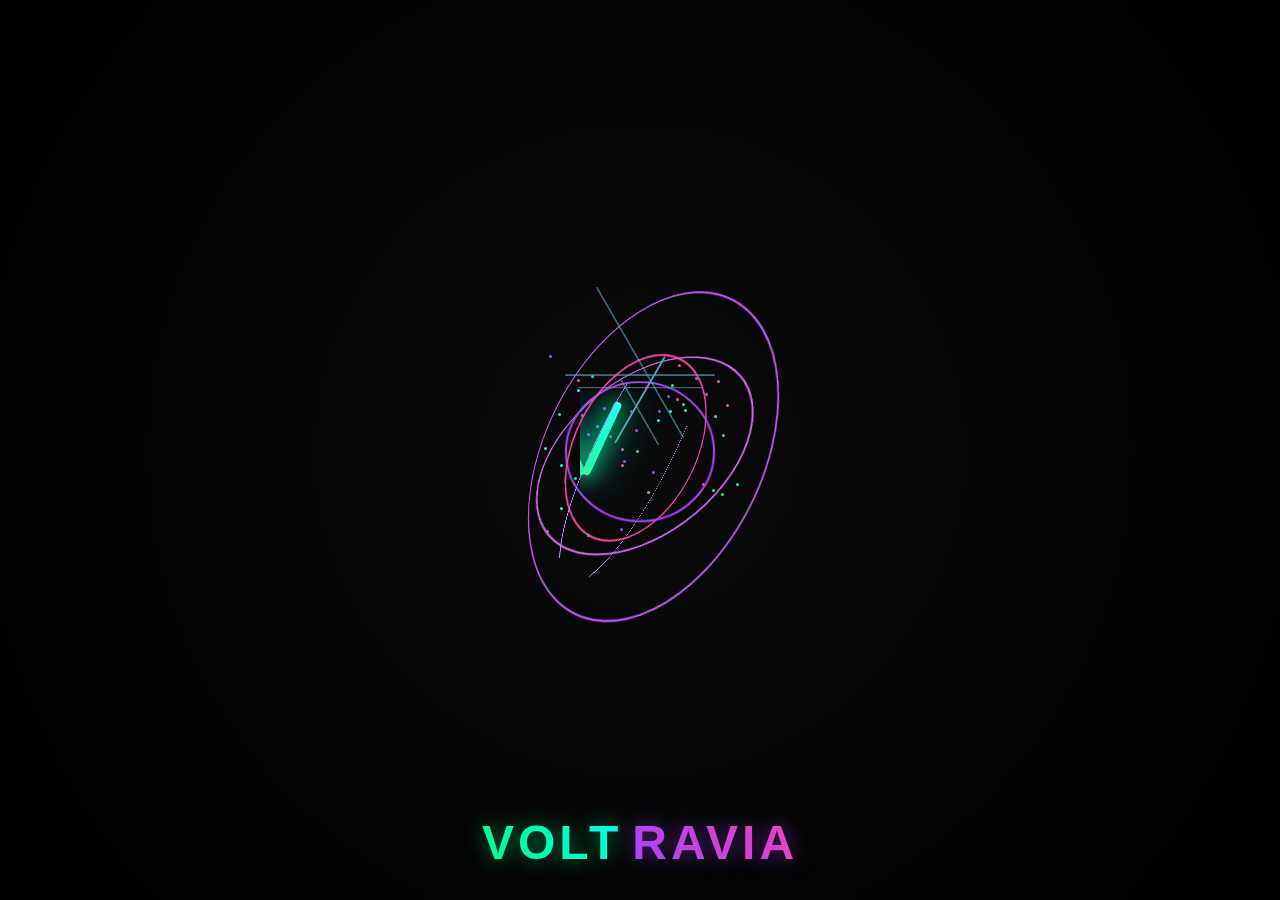
<file: voltravia_logo.html>
<!DOCTYPE html>
<html lang="en">
<head>
  <meta charset="UTF-8">
  <meta name="viewport" content="width=device-width, initial-scale=1.0">
  <meta http-equiv="X-UA-Compatible" content="ie=edge">
  <title>Voltravia | Web & Mobile Development</title>
    <style>
        * {
            margin: 0;
            padding: 0;
            box-sizing: border-box;
        }

        body {
            background: radial-gradient(circle at center, #0a0a0a 0%, #000000 100%);
            overflow: hidden;
            font-family: 'Arial', sans-serif;
            height: 100vh;
            display: flex;
            justify-content: center;
            align-items: center;
        }

        .logo-container {
            position: relative;
            width: 600px;
            height: 600px;
            display: flex;
            justify-content: center;
            align-items: center;
            perspective: 1000px;
        }

        .logo-core {
            position: relative;
            width: 400px;
            height: 400px;
            transform-style: preserve-3d;
            animation: coreRotation 20s linear infinite;
        }

        .v-shape {
            position: absolute;
            top: 50%;
            left: 50%;
            width: 120px;
            height: 120px;
            transform: translate(-50%, -50%);
            z-index: 10;
        }

        .v-shape::before {
            content: '';
            position: absolute;
            width: 8px;
            height: 80px;
            background: linear-gradient(45deg, #00ff88, #00ffff);
            transform: rotate(-25deg) translate(-20px, 0);
            border-radius: 4px;
            box-shadow: 
                0 0 20px #00ff88,
                0 0 40px #00ffff,
                inset 0 0 10px rgba(255,255,255,0.3);
            animation: vGlow 2s ease-in-out infinite alternate;
        }

        .v-shape::after {
            content: '';
            position: absolute;
            width: 8px;
            height: 80px;
            background: linear-gradient(45deg, #00ff88, #00ffff);
            transform: rotate(25deg) translate(20px, 0);
            border-radius: 4px;
            box-shadow: 
                0 0 20px #00ff88,
                0 0 40px #00ffff,
                inset 0 0 10px rgba(255,255,255,0.3);
            animation: vGlow 2s ease-in-out infinite alternate;
        }

        .orbital-ring {
            position: absolute;
            border: 2px solid;
            border-radius: 50%;
            top: 50%;
            left: 50%;
            transform-style: preserve-3d;
        }

        .ring-1 {
            width: 150px;
            height: 150px;
            margin: -75px 0 0 -75px;
            border-color: #aa44ff;
            animation: orbit1 8s linear infinite, ringGlow 3s ease-in-out infinite alternate;
            transform: rotateX(20deg) rotateY(0deg);
        }

        .ring-2 {
            width: 200px;
            height: 200px;
            margin: -100px 0 0 -100px;
            border-color: #ff44aa;
            animation: orbit2 12s linear infinite, ringGlow 3s ease-in-out infinite alternate;
            transform: rotateX(-30deg) rotateY(45deg);
        }

        .ring-3 {
            width: 250px;
            height: 250px;
            margin: -125px 0 0 -125px;
            border-color: #dd66ff;
            animation: orbit3 16s linear infinite, ringGlow 3s ease-in-out infinite alternate;
            transform: rotateX(45deg) rotateY(-30deg);
        }

        .ring-4 {
            width: 300px;
            height: 300px;
            margin: -150px 0 0 -150px;
            border-color: #bb88ff;
            animation: orbit4 20s linear infinite, ringGlow 3s ease-in-out infinite alternate;
            transform: rotateX(-60deg) rotateY(60deg);
        }

        .ring-5 {
            width: 350px;
            height: 350px;
            margin: -175px 0 0 -175px;
            border-color: #cc55ff;
            animation: orbit5 24s linear infinite, ringGlow 3s ease-in-out infinite alternate;
            transform: rotateX(30deg) rotateY(-45deg);
        }

        .energy-beam {
            position: absolute;
            width: 2px;
            background: linear-gradient(90deg, #00ff88, #aa44ff);
            border-radius: 1px;
            opacity: 0.8;
            animation: energyPulse 1.5s ease-in-out infinite alternate;
        }

        .beam-1 {
            height: 75px;
            top: 50%;
            left: 50%;
            transform: translate(-50%, -100%) rotate(-30deg);
            animation-delay: 0s;
        }

        .beam-2 {
            height: 100px;
            top: 50%;
            left: 50%;
            transform: translate(-50%, -100%) rotate(30deg);
            animation-delay: 0.3s;
        }

        .beam-3 {
            height: 125px;
            top: 50%;
            left: 50%;
            transform: translate(-50%, -100%) rotate(90deg);
            animation-delay: 0.6s;
        }

        .beam-4 {
            height: 150px;
            top: 50%;
            left: 50%;
            transform: translate(-50%, -100%) rotate(-90deg);
            animation-delay: 0.9s;
        }

        .beam-5 {
            height: 175px;
            top: 50%;
            left: 50%;
            transform: translate(-50%, -100%) rotate(150deg);
            animation-delay: 1.2s;
        }

        .particles {
            position: absolute;
            width: 100%;
            height: 100%;
            pointer-events: none;
        }

        .particle {
            position: absolute;
            width: 3px;
            height: 3px;
            background: #00ffff;
            border-radius: 50%;
            animation: particleFloat 4s ease-in-out infinite;
        }

        .logo-text {
            position: absolute;
            bottom: -120px;
            left: 50%;
            transform: translateX(-50%);
            display: flex;
            gap: 10px;
            font-size: 48px;
            font-weight: bold;
            letter-spacing: 4px;
        }

        .volt-text {
            background: linear-gradient(45deg, #00ff88, #00ffff);
            -webkit-background-clip: text;
            -webkit-text-fill-color: transparent;
            background-clip: text;
            animation: voltShimmer 2s ease-in-out infinite alternate;
            text-shadow: 0 0 20px rgba(0, 255, 136, 0.5);
        }

        .ravia-text {
            background: linear-gradient(45deg, #aa44ff, #ff44aa);
            -webkit-background-clip: text;
            -webkit-text-fill-color: transparent;
            background-clip: text;
            animation: raviaShimmer 2.5s ease-in-out infinite alternate;
            text-shadow: 0 0 20px rgba(170, 68, 255, 0.5);
        }

        @keyframes coreRotation {
            0% { transform: rotateY(0deg) rotateX(0deg); }
            25% { transform: rotateY(90deg) rotateX(15deg); }
            50% { transform: rotateY(180deg) rotateX(0deg); }
            75% { transform: rotateY(270deg) rotateX(-15deg); }
            100% { transform: rotateY(360deg) rotateX(0deg); }
        }

        @keyframes orbit1 {
            0% { transform: rotateX(20deg) rotateY(0deg) rotateZ(0deg); }
            100% { transform: rotateX(20deg) rotateY(0deg) rotateZ(360deg); }
        }

        @keyframes orbit2 {
            0% { transform: rotateX(-30deg) rotateY(45deg) rotateZ(0deg); }
            100% { transform: rotateX(-30deg) rotateY(45deg) rotateZ(-360deg); }
        }

        @keyframes orbit3 {
            0% { transform: rotateX(45deg) rotateY(-30deg) rotateZ(0deg); }
            100% { transform: rotateX(45deg) rotateY(-30deg) rotateZ(360deg); }
        }

        @keyframes orbit4 {
            0% { transform: rotateX(-60deg) rotateY(60deg) rotateZ(0deg); }
            100% { transform: rotateX(-60deg) rotateY(60deg) rotateZ(-360deg); }
        }

        @keyframes orbit5 {
            0% { transform: rotateX(30deg) rotateY(-45deg) rotateZ(0deg); }
            100% { transform: rotateX(30deg) rotateY(-45deg) rotateZ(360deg); }
        }

        @keyframes vGlow {
            0% { 
                box-shadow: 0 0 20px #00ff88, 0 0 40px #00ffff, inset 0 0 10px rgba(255,255,255,0.3);
                filter: brightness(1);
            }
            100% { 
                box-shadow: 0 0 40px #00ff88, 0 0 80px #00ffff, inset 0 0 20px rgba(255,255,255,0.5);
                filter: brightness(1.5);
            }
        }

        @keyframes ringGlow {
            0% { 
                box-shadow: 0 0 10px currentColor, inset 0 0 10px currentColor;
                filter: drop-shadow(0 0 20px currentColor);
            }
            100% { 
                box-shadow: 0 0 30px currentColor, inset 0 0 20px currentColor;
                filter: drop-shadow(0 0 40px currentColor);
            }
        }

        @keyframes energyPulse {
            0% { 
                opacity: 0.3;
                box-shadow: 0 0 5px #00ff88;
                transform: translate(-50%, -100%) rotate(var(--rotation)) scale(1);
            }
            100% { 
                opacity: 1;
                box-shadow: 0 0 20px #00ff88, 0 0 40px #aa44ff;
                transform: translate(-50%, -100%) rotate(var(--rotation)) scale(1.2);
            }
        }

        @keyframes particleFloat {
            0% { 
                transform: translate(0, 0) scale(0.5);
                opacity: 0;
            }
            50% { 
                transform: translate(var(--x), var(--y)) scale(1);
                opacity: 1;
            }
            100% { 
                transform: translate(calc(var(--x) * 2), calc(var(--y) * 2)) scale(0.5);
                opacity: 0;
            }
        }

        @keyframes voltShimmer {
            0% { 
                text-shadow: 0 0 20px rgba(0, 255, 136, 0.5);
                filter: brightness(1);
            }
            100% { 
                text-shadow: 0 0 40px rgba(0, 255, 136, 0.8), 0 0 60px rgba(0, 255, 255, 0.6);
                filter: brightness(1.3);
            }
        }

        @keyframes raviaShimmer {
            0% { 
                text-shadow: 0 0 20px rgba(170, 68, 255, 0.5);
                filter: brightness(1);
            }
            100% { 
                text-shadow: 0 0 40px rgba(170, 68, 255, 0.8), 0 0 60px rgba(255, 68, 170, 0.6);
                filter: brightness(1.3);
            }
        }

        .beam-1 { --rotation: -30deg; }
        .beam-2 { --rotation: 30deg; }
        .beam-3 { --rotation: 90deg; }
        .beam-4 { --rotation: -90deg; }
        .beam-5 { --rotation: 150deg; }
    </style>
</head>
<body>
    <div class="logo-container">
        <div class="logo-core">
            <!-- Central V-shape -->
            <div class="v-shape"></div>
            
            <!-- Orbital rings -->
            <div class="orbital-ring ring-1"></div>
            <div class="orbital-ring ring-2"></div>
            <div class="orbital-ring ring-3"></div>
            <div class="orbital-ring ring-4"></div>
            <div class="orbital-ring ring-5"></div>
            
            <!-- Energy beams -->
            <div class="energy-beam beam-1"></div>
            <div class="energy-beam beam-2"></div>
            <div class="energy-beam beam-3"></div>
            <div class="energy-beam beam-4"></div>
            <div class="energy-beam beam-5"></div>
            
            <!-- Particles container -->
            <div class="particles" id="particles"></div>
        </div>
        
        <!-- Logo text -->
        <div class="logo-text">
            <span class="volt-text">VOLT</span>
            <span class="ravia-text">RAVIA</span>
        </div>
    </div>

    <script>
        // Generate dynamic particles
        function createParticles() {
            const particlesContainer = document.getElementById('particles');
            const particleCount = 50;
            
            for (let i = 0; i < particleCount; i++) {
                const particle = document.createElement('div');
                particle.className = 'particle';
                
                // Random position and movement
                const x = (Math.random() - 0.5) * 200;
                const y = (Math.random() - 0.5) * 200;
                const delay = Math.random() * 4;
                
                particle.style.left = `${200 + x}px`;
                particle.style.top = `${200 + y}px`;
                particle.style.animationDelay = `${delay}s`;
                particle.style.setProperty('--x', `${x}px`);
                particle.style.setProperty('--y', `${y}px`);
                
                // Random color variation
                const colors = ['#00ffff', '#00ff88', '#aa44ff', '#ff44aa'];
                particle.style.background = colors[Math.floor(Math.random() * colors.length)];
                
                particlesContainer.appendChild(particle);
            }
        }

        // Enhanced glow effects
        function enhanceGlowEffects() {
            const vShape = document.querySelector('.v-shape');
            const rings = document.querySelectorAll('.orbital-ring');
            
            // Add mouse interaction for enhanced glow
            document.addEventListener('mousemove', (e) => {
                const centerX = window.innerWidth / 2;
                const centerY = window.innerHeight / 2;
                const mouseX = e.clientX;
                const mouseY = e.clientY;
                
                const distance = Math.sqrt(
                    Math.pow(mouseX - centerX, 2) + Math.pow(mouseY - centerY, 2)
                );
                
                const intensity = Math.max(0, 1 - distance / 300);
                
                // Enhance glow based on mouse proximity
                vShape.style.filter = `brightness(${1 + intensity * 0.5})`;
                
                rings.forEach((ring, index) => {
                    ring.style.filter = `brightness(${1 + intensity * 0.3}) drop-shadow(0 0 ${20 + intensity * 20}px currentColor)`;
                });
            });
        }

        // Energy pulse synchronization
        function synchronizeEnergyPulses() {
            const beams = document.querySelectorAll('.energy-beam');
            let pulseIndex = 0;
            
            setInterval(() => {
                beams.forEach((beam, index) => {
                    if (index === pulseIndex) {
                        beam.style.animationDuration = '0.5s';
                        beam.style.opacity = '1';
                    } else {
                        beam.style.animationDuration = '1.5s';
                        beam.style.opacity = '0.6';
                    }
                });
                
                pulseIndex = (pulseIndex + 1) % beams.length;
            }, 300);
        }

        // Add dynamic color shifting
        function addColorShifting() {
            const logoCore = document.querySelector('.logo-core');
            let hue = 0;
            
            setInterval(() => {
                hue = (hue + 1) % 360;
                logoCore.style.filter = `hue-rotate(${hue}deg)`;
            }, 100);
        }

        // Initialize all effects
        function initializeEffects() {
            createParticles();
            enhanceGlowEffects();
            synchronizeEnergyPulses();
            
            // Add subtle color shifting after a delay
            setTimeout(() => {
                addColorShifting();
            }, 5000);
        }

        // Start effects when page loads
        window.addEventListener('load', initializeEffects);
        
        // Add performance optimization
        let animationId;
        
        function optimizePerformance() {
            // Pause animations when tab is not visible
            document.addEventListener('visibilitychange', () => {
                const elements = document.querySelectorAll('*');
                if (document.hidden) {
                    elements.forEach(el => {
                        el.style.animationPlayState = 'paused';
                    });
                } else {
                    elements.forEach(el => {
                        el.style.animationPlayState = 'running';
                    });
                }
            });
        }
        
        optimizePerformance();
    </script>
</body>
</html>
</file>
<file: styles.css>
/* Basic Reset */
* {
    margin: 0;
    padding: 0;
    box-sizing: border-box;
  }
  
  /* Global Styles */
  body {
    font-family: 'Arial', sans-serif;
    line-height: 1.6;
    background: #f4f4f4;
    color: #333;
    padding: 0;
    margin: 0;
  }
  
  a {
    text-decoration: none;
    color: inherit;
  }
  
  button {
    cursor: pointer;
    transition: background-color 0.3s ease;
  }
  
  /* Hero Section */
  .hero {
    background: #121233;
    color: #fff;
    text-align: center;
    padding: 120px 20px;
    background-image: linear-gradient(45deg, rgba(18, 18, 51, 0.8), rgba(0, 174, 239, 0.8));
    box-shadow: 0 10px 30px rgba(0, 0, 0, 0.1);
  }
  
  .hero h1 {
    font-size: 50px;
    letter-spacing: 2px;
    transform: translateZ(0);
    animation: bounce 2s ease-in-out infinite;
  }
  
  .hero p {
    font-size: 20px;
    margin-top: 10px;
    opacity: 0.8;
    transform: translateZ(0);
  }
  
  .cta-button {
    display: inline-block;
    background-color: #00AEEF;
    color: white;
    padding: 12px 30px;
    text-decoration: none;
    border-radius: 8px;
    margin-top: 20px;
    box-shadow: 0 4px 15px rgba(0, 174, 239, 0.2);
    transition: transform 0.3s ease, box-shadow 0.3s ease;
  }
  
  .cta-button:hover {
    transform: translateY(-5px);
    box-shadow: 0 8px 30px rgba(0, 174, 239, 0.3);
  }
  
  /* 3D Hover Effect */
  .cta-button:active {
    transform: translateY(0);
    box-shadow: 0 4px 15px rgba(0, 174, 239, 0.4);
  }
  
  @keyframes bounce {
    0% { transform: translateY(0); }
    50% { transform: translateY(-10px); }
    100% { transform: translateY(0); }
  }
  
  /* Services Section */
  .services {
    text-align: center;
    padding: 70px 20px;
    background-color: #fff;
    box-shadow: 0 -10px 30px rgba(0, 0, 0, 0.05);
  }
  
  .services h2 {
    font-size: 36px;
    margin-bottom: 30px;
    letter-spacing: 1px;
  }
  
  .service-item {
    display: inline-block;
    width: 30%;
    margin: 20px;
    padding: 30px;
    background-color: #fff;
    border-radius: 10px;
    box-shadow: 0 10px 30px rgba(0, 0, 0, 0.1);
    transition: transform 0.3s ease, box-shadow 0.3s ease;
  }
  
  .service-item:hover {
    transform: translateY(-10px);
    box-shadow: 0 15px 40px rgba(0, 0, 0, 0.2);
  }
  
  .service-item h3 {
    font-size: 24px;
    margin-bottom: 15px;
  }
  
  .service-item p {
    opacity: 0.8;
  }
  
  /* Contact Section */
  .contact {
    padding: 70px 20px;
    background-color: #f4f4f4;
    text-align: center;
  }
  
  .contact h2 {
    font-size: 36px;
    margin-bottom: 30px;
    letter-spacing: 1px;
  }
  
  .contact form {
    width: 100%;
    max-width: 600px;
    margin: 0 auto;
    background: #fff;
    padding: 30px;
    border-radius: 10px;
    box-shadow: 0 10px 30px rgba(0, 0, 0, 0.05);
  }
  
  .contact input, .contact textarea {
    width: 100%;
    padding: 15px;
    margin: 15px 0;
    border: 1px solid #ccc;
    border-radius: 8px;
    transition: transform 0.3s ease, box-shadow 0.3s ease;
  }
  
  .contact input:focus, .contact textarea:focus {
    transform: scale(1.05);
    box-shadow: 0 4px 10px rgba(0, 174, 239, 0.3);
  }
  
  .contact button {
    background-color: #00AEEF;
    color: white;
    padding: 15px 30px;
    border: none;
    border-radius: 8px;
    margin-top: 15px;
    transition: transform 0.3s ease, background-color 0.3s ease;
  }
  
  .contact button:hover {
    transform: translateY(-5px);
    background-color: #007c9f;
  }
  
  .contact button:active {
    transform: translateY(0);
  }
  
  /* Footer */
  footer {
    background-color: #121233;
    color: #fff;
    text-align: center;
    padding: 20px 0;
    margin-top: 40px;
  }
  
  footer p {
    font-size: 14px;
    letter-spacing: 1px;
  }
</file>
